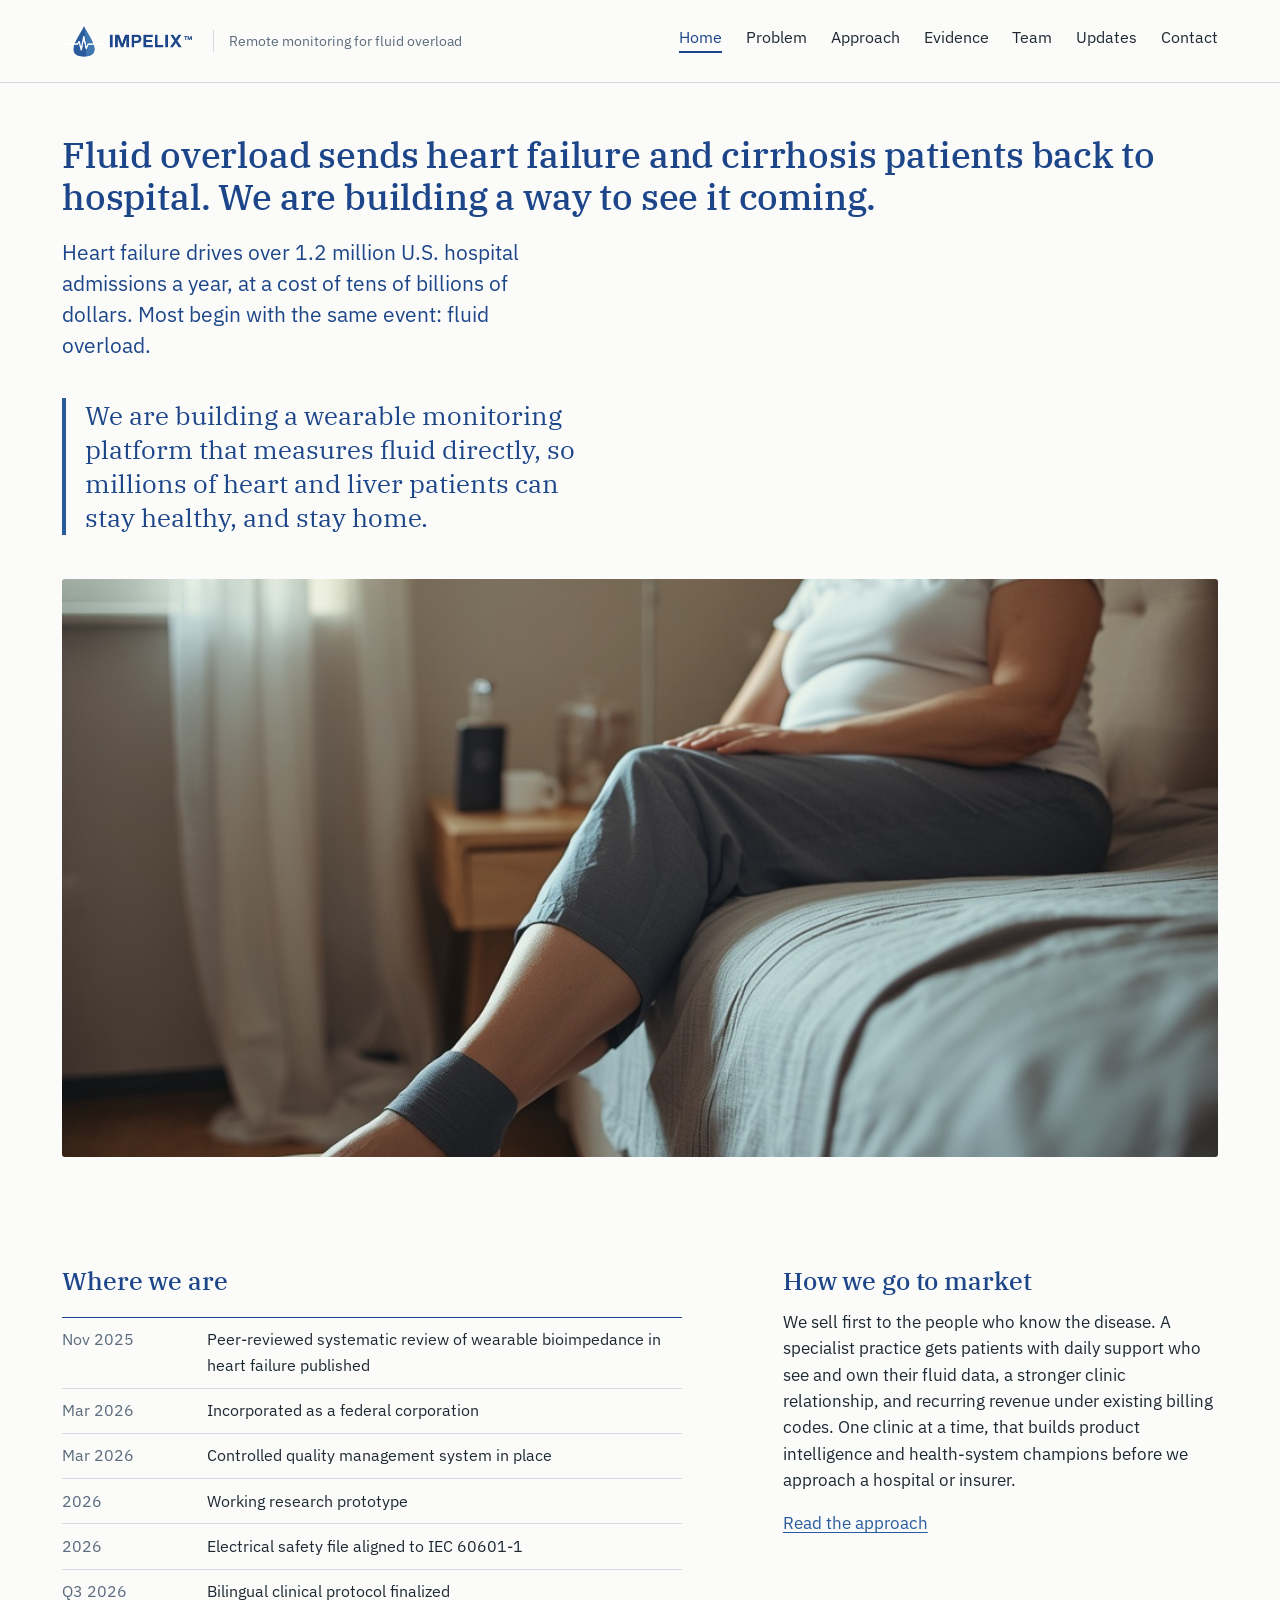
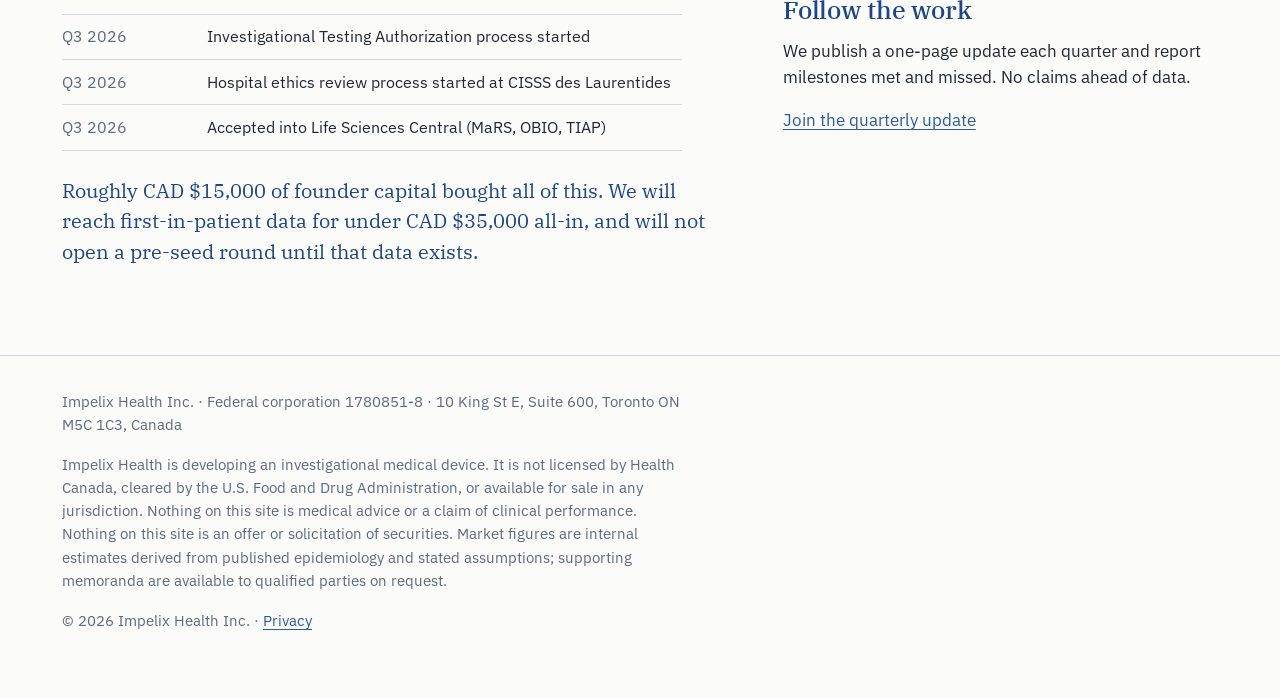
<file: index.html>
<!DOCTYPE html>
<html lang="en-CA">
<head>
<meta charset="utf-8">
<meta name="viewport" content="width=device-width, initial-scale=1">
<title>Home — Impelix Health</title>
<meta name="description" content="Impelix Health is building a remote monitoring platform for fluid overload in heart failure and cirrhosis.">
<meta property="og:title" content="Home — Impelix Health">
<meta property="og:description" content="Impelix Health is building a remote monitoring platform for fluid overload in heart failure and cirrhosis.">
<meta property="og:type" content="website">
<link rel="icon" href="/img/favicon.png" type="image/png">
<link rel="apple-touch-icon" href="/img/apple-touch-icon.png">
<meta name="theme-color" content="#1C4689">
<link rel="preconnect" href="https://fonts.googleapis.com">
<link rel="preconnect" href="https://fonts.gstatic.com" crossorigin>
<link href="https://fonts.googleapis.com/css2?family=IBM+Plex+Sans:wght@400;500&family=IBM+Plex+Serif:wght@400;500&display=swap" rel="stylesheet">
<link rel="canonical" href="https://impelix.health/">
<link rel="stylesheet" href="/css/style.css">
</head>
<body>
<header class="site-header">
  <div class="wrap">
    <a class="brand" href="/"><img src="/img/impelix-lockup.png" alt="Impelix" width="2048" height="668"><span>Remote monitoring for fluid overload</span></a>
    <nav aria-label="Main"><ul><li><a href="/" aria-current="page">Home</a></li><li><a href="/problem">Problem</a></li><li><a href="/approach">Approach</a></li><li><a href="/evidence">Evidence</a></li><li><a href="/team">Team</a></li><li><a href="/updates">Updates</a></li><li><a href="/contact">Contact</a></li></ul></nav>
  </div>
</header>
<main class="wrap">

<h1>Fluid overload sends heart failure and cirrhosis patients back to hospital. We are building a way to see it coming.</h1>

<p class="lede">Heart failure drives over 1.2 million U.S. hospital admissions a year, at a cost of tens of billions of dollars. Most begin with the same event: fluid overload.</p>

<p class="mission">We are building a wearable monitoring platform that measures fluid directly, so millions of heart and liver patients can stay healthy, and stay home.</p>

<figure class="hero">
  <img src="/img/hero-home.jpg" alt="A woman in her sixties sits on the edge of her bed at home, one foot resting on a low stool, a slim band around her ankle." width="1024" height="1024">
</figure>
<div class="two">
<div>
<h2>Where we are</h2>
<div class="ledger">
  <div><span>Nov 2025</span><span>Peer-reviewed systematic review of wearable bioimpedance in heart failure published</span></div>
  <div><span>Mar 2026</span><span>Incorporated as a federal corporation</span></div>
  <div><span>Mar 2026</span><span>Controlled quality management system in place</span></div>
  <div><span>2026</span><span>Working research prototype</span></div>
  <div><span>2026</span><span>Electrical safety file aligned to IEC 60601-1</span></div>
  <div><span>Q3 2026</span><span>Bilingual clinical protocol finalized</span></div>
  <div><span>Q3 2026</span><span>Investigational Testing Authorization process started</span></div>
  <div><span>Q3 2026</span><span>Hospital ethics review process started at CISSS des Laurentides</span></div>
  <div><span>Q3 2026</span><span>Accepted into Life Sciences Central (MaRS, OBIO, TIAP)</span></div>
</div>
<p class="ledger-foot">Roughly CAD $15,000 of founder capital bought all of this. We will reach first-in-patient data for under CAD $35,000 all-in, and will not open a pre-seed round until that data exists.</p>
</div>
<div>
<h2>How we go to market</h2>
<p>We sell first to the people who know the disease. A specialist practice gets patients with daily support who see and own their fluid data, a stronger clinic relationship, and recurring revenue under existing billing codes. One clinic at a time, that builds product intelligence and health-system champions before we approach a hospital or insurer.</p>
<p><a href="/approach">Read the approach</a></p>
<h2>Follow the work</h2>
<p>We publish a one-page update each quarter and report milestones met and missed. No claims ahead of data.</p>
<p><a href="/contact">Join the quarterly update</a></p>
</div>
</div>

</main>
<footer class="site-footer">
  <div class="wrap">
    <p>Impelix Health Inc. · Federal corporation 1780851-8 · 10 King St E, Suite 600, Toronto ON M5C 1C3, Canada</p>
    <p class="legal">Impelix Health is developing an investigational medical device. It is not licensed by Health Canada, cleared by the U.S. Food and Drug Administration, or available for sale in any jurisdiction. Nothing on this site is medical advice or a claim of clinical performance. Nothing on this site is an offer or solicitation of securities. Market figures are internal estimates derived from published epidemiology and stated assumptions; supporting memoranda are available to qualified parties on request.</p>
    <p class="legal">© 2026 Impelix Health Inc. · <a href="/privacy">Privacy</a></p>
  </div>
</footer>
</body>
</html>
</file>
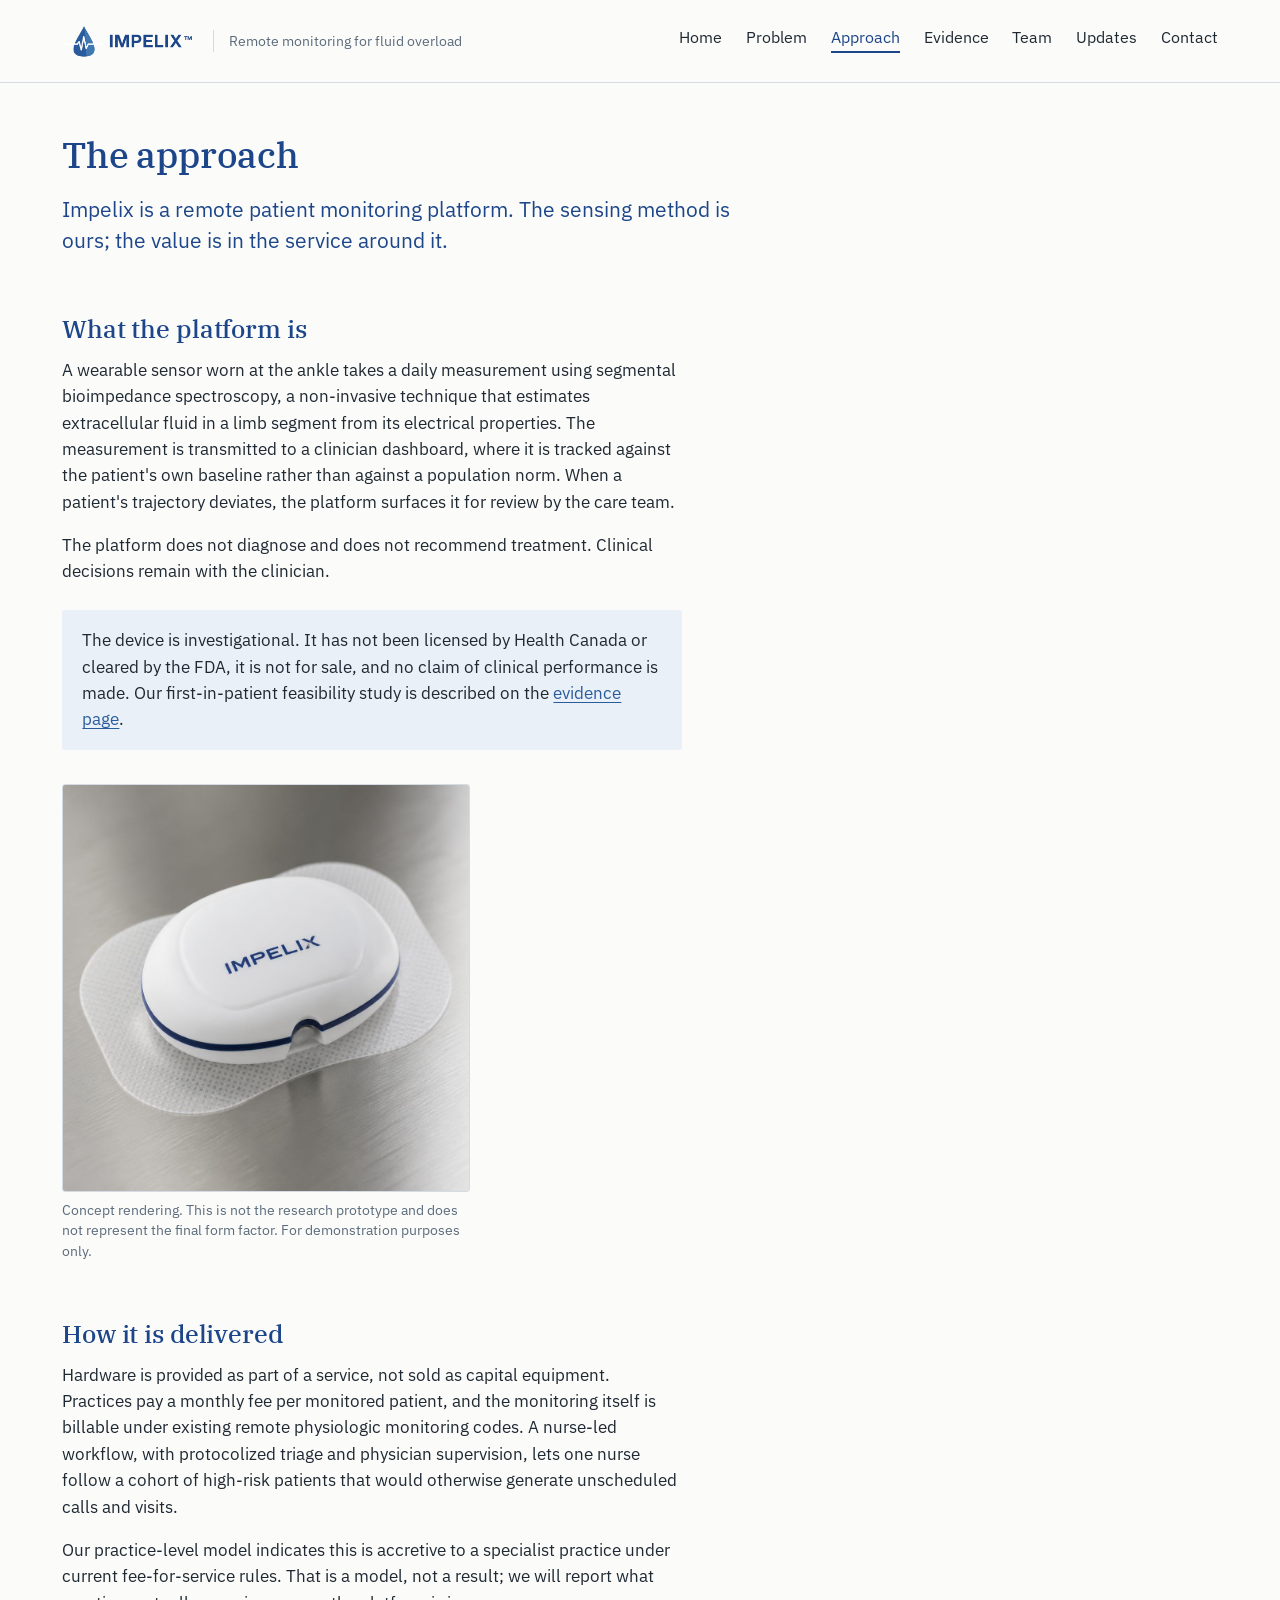
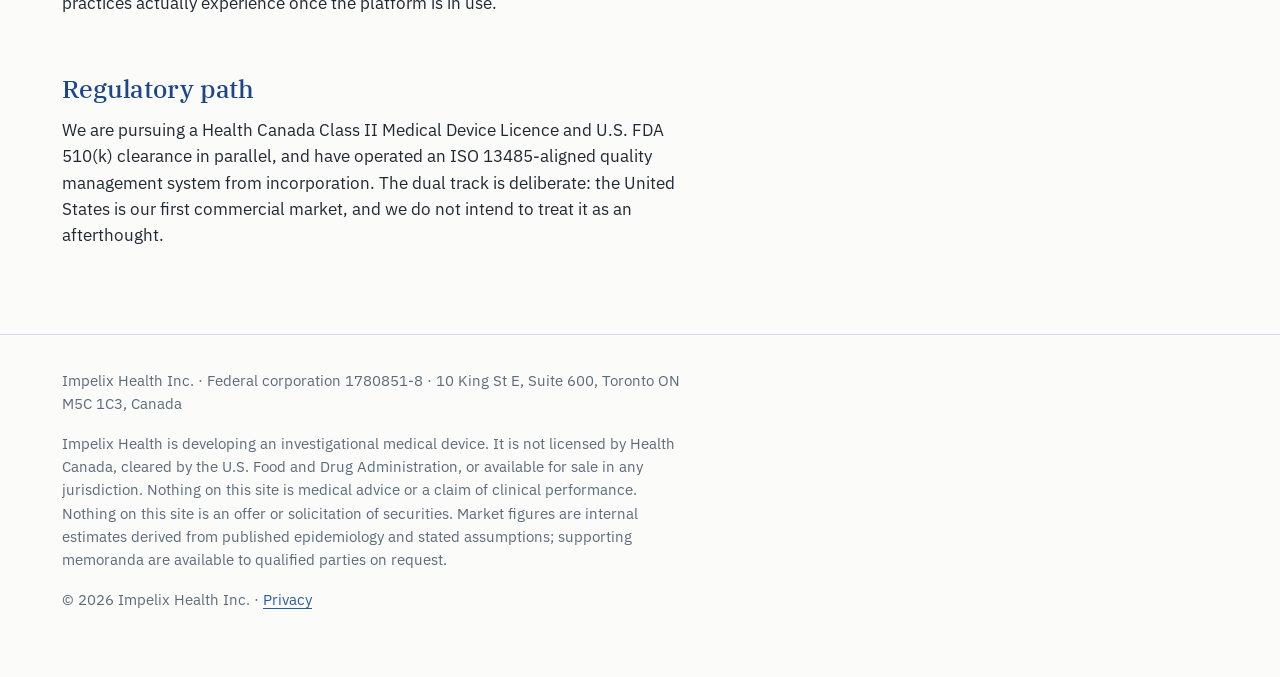
<file: approach.html>
<!DOCTYPE html>
<html lang="en-CA">
<head>
<meta charset="utf-8">
<meta name="viewport" content="width=device-width, initial-scale=1">
<title>Approach — Impelix Health</title>
<meta name="description" content="How the Impelix platform works, at the level of published science, and how it reaches patients.">
<meta property="og:title" content="Approach — Impelix Health">
<meta property="og:description" content="How the Impelix platform works, at the level of published science, and how it reaches patients.">
<meta property="og:type" content="website">
<link rel="icon" href="/img/favicon.png" type="image/png">
<link rel="apple-touch-icon" href="/img/apple-touch-icon.png">
<meta name="theme-color" content="#1C4689">
<link rel="preconnect" href="https://fonts.googleapis.com">
<link rel="preconnect" href="https://fonts.gstatic.com" crossorigin>
<link href="https://fonts.googleapis.com/css2?family=IBM+Plex+Sans:wght@400;500&family=IBM+Plex+Serif:wght@400;500&display=swap" rel="stylesheet">
<link rel="canonical" href="https://impelix.health/approach">
<link rel="stylesheet" href="/css/style.css">
</head>
<body>
<header class="site-header">
  <div class="wrap">
    <a class="brand" href="/"><img src="/img/impelix-lockup.png" alt="Impelix" width="2048" height="668"><span>Remote monitoring for fluid overload</span></a>
    <nav aria-label="Main"><ul><li><a href="/">Home</a></li><li><a href="/problem">Problem</a></li><li><a href="/approach" aria-current="page">Approach</a></li><li><a href="/evidence">Evidence</a></li><li><a href="/team">Team</a></li><li><a href="/updates">Updates</a></li><li><a href="/contact">Contact</a></li></ul></nav>
  </div>
</header>
<main class="wrap">

<h1>The approach</h1>
<p class="lede wide">Impelix is a remote patient monitoring platform. The sensing method is ours; the value is in the service around it.</p>

<h2>What the platform is</h2>
<p>A wearable sensor worn at the ankle takes a daily measurement using segmental bioimpedance spectroscopy, a non-invasive technique that estimates extracellular fluid in a limb segment from its electrical properties. The measurement is transmitted to a clinician dashboard, where it is tracked against the patient's own baseline rather than against a population norm. When a patient's trajectory deviates, the platform surfaces it for review by the care team.</p>
<p>The platform does not diagnose and does not recommend treatment. Clinical decisions remain with the clinician.</p>

<div class="status">
<p>The device is investigational. It has not been licensed by Health Canada or cleared by the FDA, it is not for sale, and no claim of clinical performance is made. Our first-in-patient feasibility study is described on the <a href="/evidence">evidence page</a>.</p>
</div>

<figure class="device">
  <img src="/img/device-concept.jpg" alt="Concept rendering of a small white sensor module on an adhesive patch." width="1024" height="1024">
  <figcaption>Concept rendering. This is not the research prototype and does not represent the final form factor. For demonstration purposes only.</figcaption>
</figure>
<h2>How it is delivered</h2>
<p>Hardware is provided as part of a service, not sold as capital equipment. Practices pay a monthly fee per monitored patient, and the monitoring itself is billable under existing remote physiologic monitoring codes. A nurse-led workflow, with protocolized triage and physician supervision, lets one nurse follow a cohort of high-risk patients that would otherwise generate unscheduled calls and visits.</p>
<p>Our practice-level model indicates this is accretive to a specialist practice under current fee-for-service rules. That is a model, not a result; we will report what practices actually experience once the platform is in use.</p>

<h2>Regulatory path</h2>
<p>We are pursuing a Health Canada Class II Medical Device Licence and U.S. FDA 510(k) clearance in parallel, and have operated an ISO 13485-aligned quality management system from incorporation. The dual track is deliberate: the United States is our first commercial market, and we do not intend to treat it as an afterthought.</p>

</main>
<footer class="site-footer">
  <div class="wrap">
    <p>Impelix Health Inc. · Federal corporation 1780851-8 · 10 King St E, Suite 600, Toronto ON M5C 1C3, Canada</p>
    <p class="legal">Impelix Health is developing an investigational medical device. It is not licensed by Health Canada, cleared by the U.S. Food and Drug Administration, or available for sale in any jurisdiction. Nothing on this site is medical advice or a claim of clinical performance. Nothing on this site is an offer or solicitation of securities. Market figures are internal estimates derived from published epidemiology and stated assumptions; supporting memoranda are available to qualified parties on request.</p>
    <p class="legal">© 2026 Impelix Health Inc. · <a href="/privacy">Privacy</a></p>
  </div>
</footer>
</body>
</html>
</file>
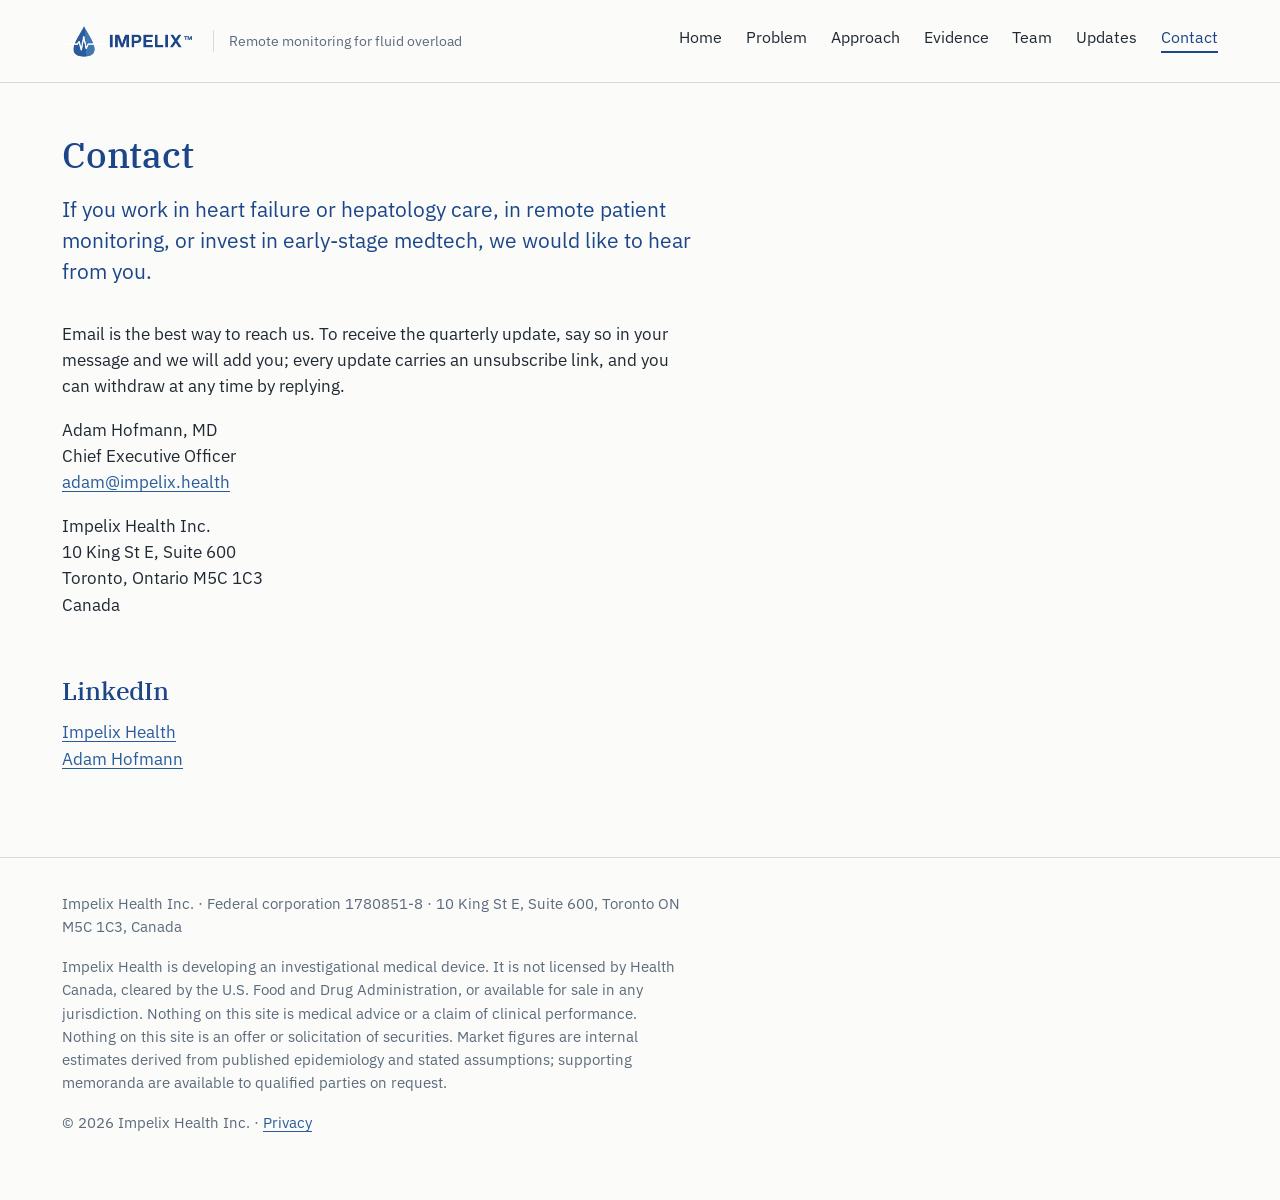
<file: contact.html>
<!DOCTYPE html>
<html lang="en-CA">
<head>
<meta charset="utf-8">
<meta name="viewport" content="width=device-width, initial-scale=1">
<title>Contact — Impelix Health</title>
<meta name="description" content="Contact Impelix Health or join the quarterly update list.">
<meta property="og:title" content="Contact — Impelix Health">
<meta property="og:description" content="Contact Impelix Health or join the quarterly update list.">
<meta property="og:type" content="website">
<link rel="icon" href="/img/favicon.png" type="image/png">
<link rel="apple-touch-icon" href="/img/apple-touch-icon.png">
<meta name="theme-color" content="#1C4689">
<link rel="preconnect" href="https://fonts.googleapis.com">
<link rel="preconnect" href="https://fonts.gstatic.com" crossorigin>
<link href="https://fonts.googleapis.com/css2?family=IBM+Plex+Sans:wght@400;500&family=IBM+Plex+Serif:wght@400;500&display=swap" rel="stylesheet">
<link rel="canonical" href="https://impelix.health/contact">
<link rel="stylesheet" href="/css/style.css">
</head>
<body>
<header class="site-header">
  <div class="wrap">
    <a class="brand" href="/"><img src="/img/impelix-lockup.png" alt="Impelix" width="2048" height="668"><span>Remote monitoring for fluid overload</span></a>
    <nav aria-label="Main"><ul><li><a href="/">Home</a></li><li><a href="/problem">Problem</a></li><li><a href="/approach">Approach</a></li><li><a href="/evidence">Evidence</a></li><li><a href="/team">Team</a></li><li><a href="/updates">Updates</a></li><li><a href="/contact" aria-current="page">Contact</a></li></ul></nav>
  </div>
</header>
<main class="wrap">

<h1>Contact</h1>
<p class="lede wide">If you work in heart failure or hepatology care, in remote patient monitoring, or invest in early-stage medtech, we would like to hear from you.</p>
<p>Email is the best way to reach us. To receive the quarterly update, say so in your message and we will add you; every update carries an unsubscribe link, and you can withdraw at any time by replying.</p>

<p>Adam Hofmann, MD<br>Chief Executive Officer<br><a href="mailto:adam@impelix.health">adam@impelix.health</a></p>
<p>Impelix Health Inc.<br>10 King St E, Suite 600<br>Toronto, Ontario M5C 1C3<br>Canada</p>

<h2>LinkedIn</h2>
<p><a href="https://www.linkedin.com/company/impelix-health" rel="noopener">Impelix Health</a><br>
<a href="https://www.linkedin.com/in/adam-hofmann/" rel="noopener">Adam Hofmann</a></p>

</main>
<footer class="site-footer">
  <div class="wrap">
    <p>Impelix Health Inc. · Federal corporation 1780851-8 · 10 King St E, Suite 600, Toronto ON M5C 1C3, Canada</p>
    <p class="legal">Impelix Health is developing an investigational medical device. It is not licensed by Health Canada, cleared by the U.S. Food and Drug Administration, or available for sale in any jurisdiction. Nothing on this site is medical advice or a claim of clinical performance. Nothing on this site is an offer or solicitation of securities. Market figures are internal estimates derived from published epidemiology and stated assumptions; supporting memoranda are available to qualified parties on request.</p>
    <p class="legal">© 2026 Impelix Health Inc. · <a href="/privacy">Privacy</a></p>
  </div>
</footer>
</body>
</html>
</file>
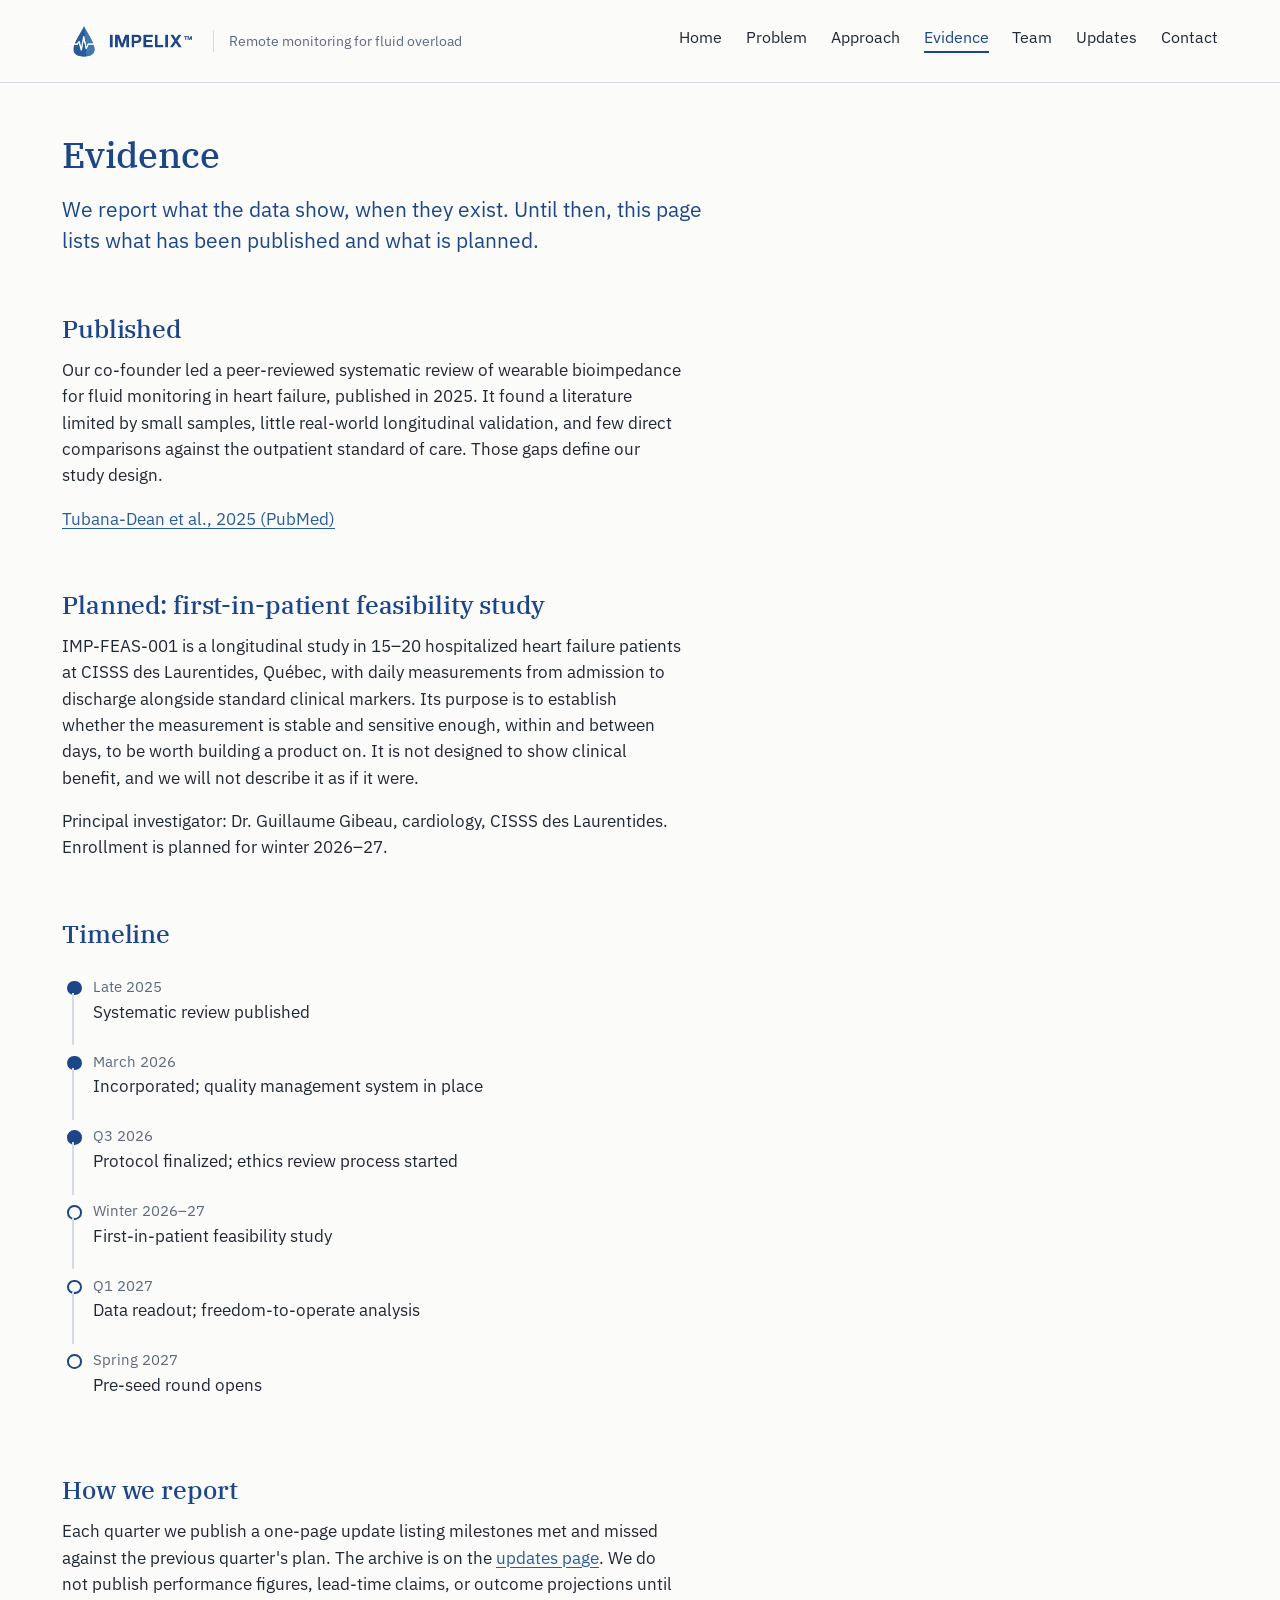
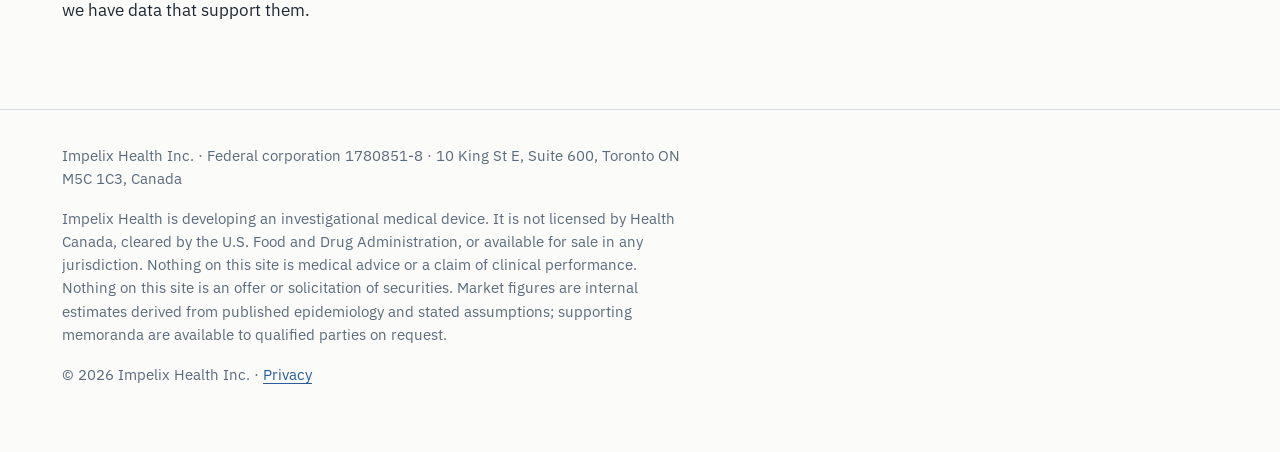
<file: evidence.html>
<!DOCTYPE html>
<html lang="en-CA">
<head>
<meta charset="utf-8">
<meta name="viewport" content="width=device-width, initial-scale=1">
<title>Evidence — Impelix Health</title>
<meta name="description" content="Published work, the first-in-patient feasibility study, and how Impelix reports progress.">
<meta property="og:title" content="Evidence — Impelix Health">
<meta property="og:description" content="Published work, the first-in-patient feasibility study, and how Impelix reports progress.">
<meta property="og:type" content="website">
<link rel="icon" href="/img/favicon.png" type="image/png">
<link rel="apple-touch-icon" href="/img/apple-touch-icon.png">
<meta name="theme-color" content="#1C4689">
<link rel="preconnect" href="https://fonts.googleapis.com">
<link rel="preconnect" href="https://fonts.gstatic.com" crossorigin>
<link href="https://fonts.googleapis.com/css2?family=IBM+Plex+Sans:wght@400;500&family=IBM+Plex+Serif:wght@400;500&display=swap" rel="stylesheet">
<link rel="canonical" href="https://impelix.health/evidence">
<link rel="stylesheet" href="/css/style.css">
</head>
<body>
<header class="site-header">
  <div class="wrap">
    <a class="brand" href="/"><img src="/img/impelix-lockup.png" alt="Impelix" width="2048" height="668"><span>Remote monitoring for fluid overload</span></a>
    <nav aria-label="Main"><ul><li><a href="/">Home</a></li><li><a href="/problem">Problem</a></li><li><a href="/approach">Approach</a></li><li><a href="/evidence" aria-current="page">Evidence</a></li><li><a href="/team">Team</a></li><li><a href="/updates">Updates</a></li><li><a href="/contact">Contact</a></li></ul></nav>
  </div>
</header>
<main class="wrap">

<h1>Evidence</h1>
<p class="lede wide">We report what the data show, when they exist. Until then, this page lists what has been published and what is planned.</p>

<h2>Published</h2>
<p>Our co-founder led a peer-reviewed systematic review of wearable bioimpedance for fluid monitoring in heart failure, published in 2025. It found a literature limited by small samples, little real-world longitudinal validation, and few direct comparisons against the outpatient standard of care. Those gaps define our study design.</p>
<p><a href="https://pubmed.ncbi.nlm.nih.gov/41218283/">Tubana-Dean et al., 2025 (PubMed)</a></p>

<h2>Planned: first-in-patient feasibility study</h2>
<p>IMP-FEAS-001 is a longitudinal study in 15–20 hospitalized heart failure patients at CISSS des Laurentides, Québec, with daily measurements from admission to discharge alongside standard clinical markers. Its purpose is to establish whether the measurement is stable and sensitive enough, within and between days, to be worth building a product on. It is not designed to show clinical benefit, and we will not describe it as if it were.</p>
<p>Principal investigator: Dr. Guillaume Gibeau, cardiology, CISSS des Laurentides. Enrollment is planned for winter 2026–27.</p>

<h2>Timeline</h2>
<ul class="timeline">
  <li class="done"><time>Late 2025</time>Systematic review published</li>
  <li class="done"><time>March 2026</time>Incorporated; quality management system in place</li>
  <li class="done"><time>Q3 2026</time>Protocol finalized; ethics review process started</li>
  <li><time>Winter 2026–27</time>First-in-patient feasibility study</li>
  <li><time>Q1 2027</time>Data readout; freedom-to-operate analysis</li>
  <li><time>Spring 2027</time>Pre-seed round opens</li>
</ul>

<h2>How we report</h2>
<p>Each quarter we publish a one-page update listing milestones met and missed against the previous quarter's plan. The archive is on the <a href="/updates">updates page</a>. We do not publish performance figures, lead-time claims, or outcome projections until we have data that support them.</p>

</main>
<footer class="site-footer">
  <div class="wrap">
    <p>Impelix Health Inc. · Federal corporation 1780851-8 · 10 King St E, Suite 600, Toronto ON M5C 1C3, Canada</p>
    <p class="legal">Impelix Health is developing an investigational medical device. It is not licensed by Health Canada, cleared by the U.S. Food and Drug Administration, or available for sale in any jurisdiction. Nothing on this site is medical advice or a claim of clinical performance. Nothing on this site is an offer or solicitation of securities. Market figures are internal estimates derived from published epidemiology and stated assumptions; supporting memoranda are available to qualified parties on request.</p>
    <p class="legal">© 2026 Impelix Health Inc. · <a href="/privacy">Privacy</a></p>
  </div>
</footer>
</body>
</html>
</file>
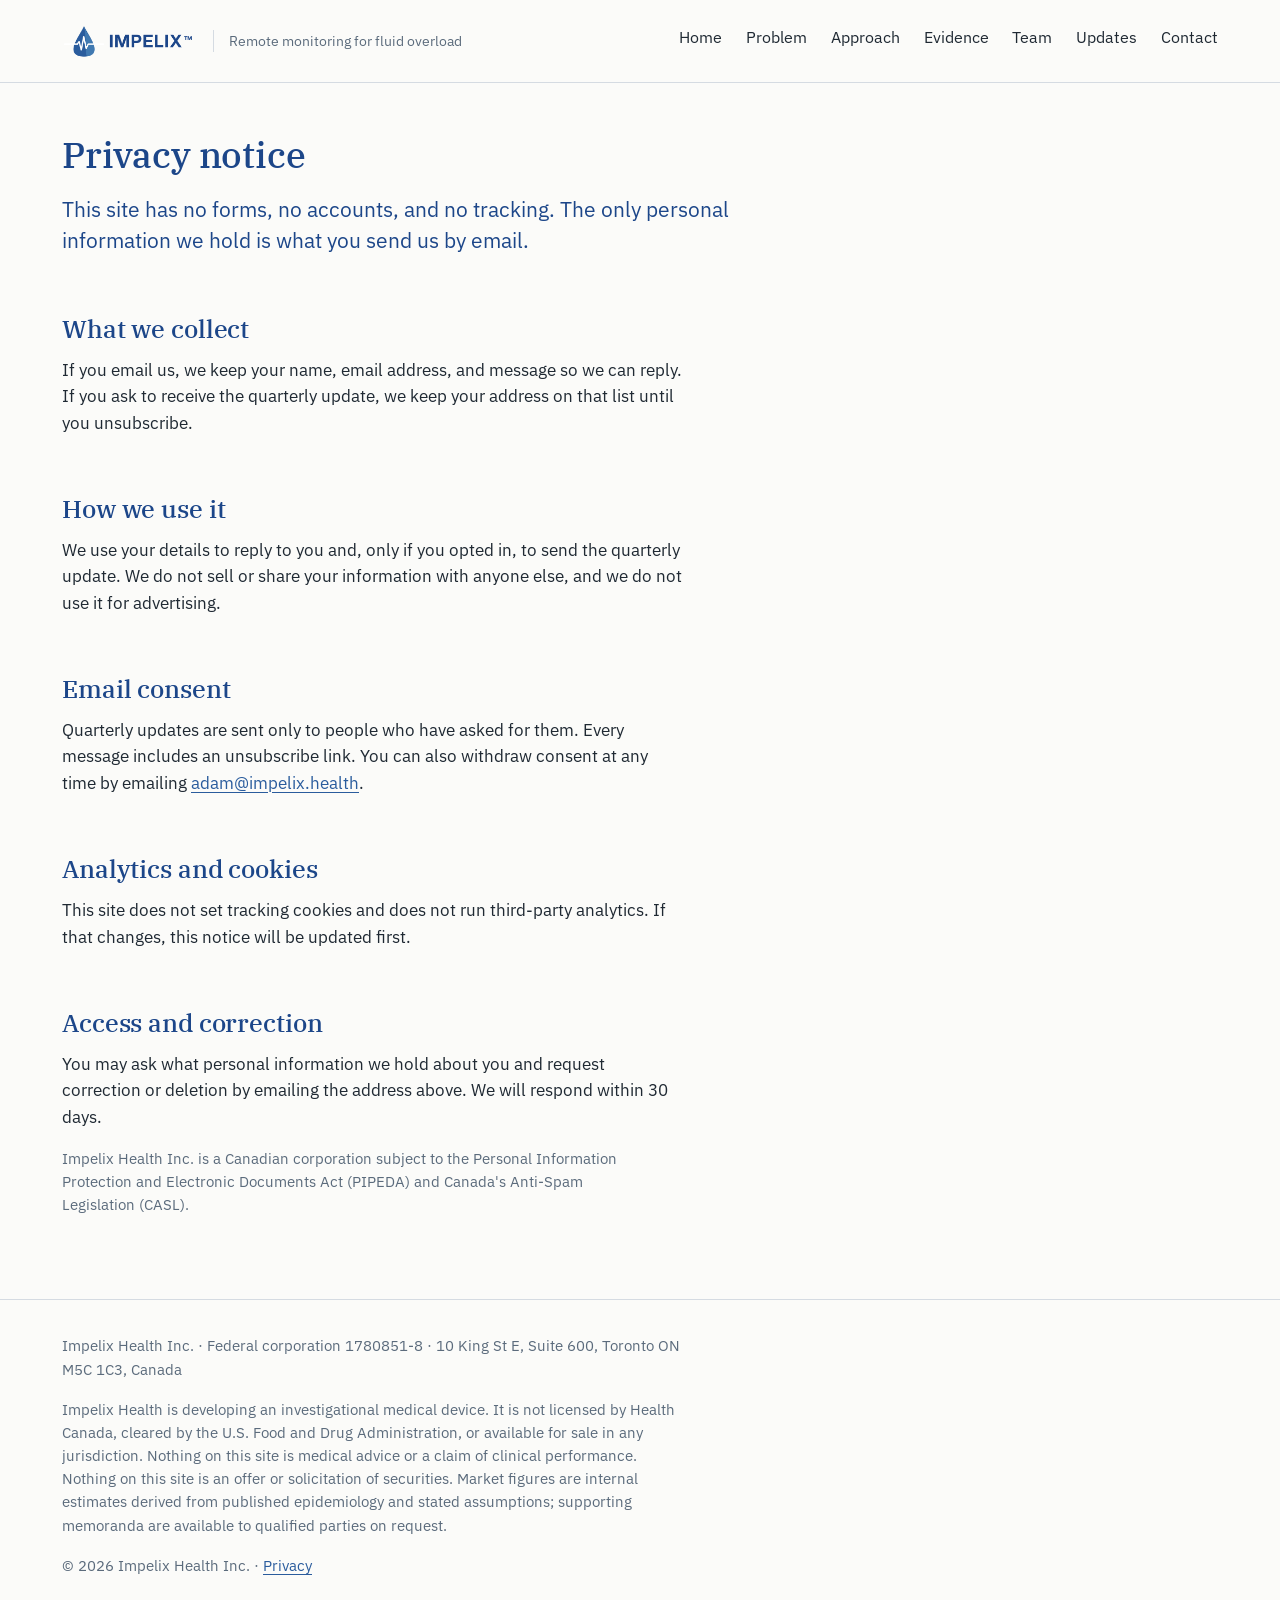
<file: privacy.html>
<!DOCTYPE html>
<html lang="en-CA">
<head>
<meta charset="utf-8">
<meta name="viewport" content="width=device-width, initial-scale=1">
<title>Privacy — Impelix Health</title>
<meta name="description" content="Privacy notice for the Impelix Health website.">
<meta property="og:title" content="Privacy — Impelix Health">
<meta property="og:description" content="Privacy notice for the Impelix Health website.">
<meta property="og:type" content="website">
<link rel="icon" href="/img/favicon.png" type="image/png">
<link rel="apple-touch-icon" href="/img/apple-touch-icon.png">
<meta name="theme-color" content="#1C4689">
<link rel="preconnect" href="https://fonts.googleapis.com">
<link rel="preconnect" href="https://fonts.gstatic.com" crossorigin>
<link href="https://fonts.googleapis.com/css2?family=IBM+Plex+Sans:wght@400;500&family=IBM+Plex+Serif:wght@400;500&display=swap" rel="stylesheet">
<link rel="canonical" href="https://impelix.health/privacy">
<link rel="stylesheet" href="/css/style.css">
</head>
<body>
<header class="site-header">
  <div class="wrap">
    <a class="brand" href="/"><img src="/img/impelix-lockup.png" alt="Impelix" width="2048" height="668"><span>Remote monitoring for fluid overload</span></a>
    <nav aria-label="Main"><ul><li><a href="/">Home</a></li><li><a href="/problem">Problem</a></li><li><a href="/approach">Approach</a></li><li><a href="/evidence">Evidence</a></li><li><a href="/team">Team</a></li><li><a href="/updates">Updates</a></li><li><a href="/contact">Contact</a></li></ul></nav>
  </div>
</header>
<main class="wrap">

<h1>Privacy notice</h1>
<p class="lede wide">This site has no forms, no accounts, and no tracking. The only personal information we hold is what you send us by email.</p>
<h2>What we collect</h2>
<p>If you email us, we keep your name, email address, and message so we can reply. If you ask to receive the quarterly update, we keep your address on that list until you unsubscribe.</p>
<h2>How we use it</h2>
<p>We use your details to reply to you and, only if you opted in, to send the quarterly update. We do not sell or share your information with anyone else, and we do not use it for advertising.</p>
<h2>Email consent</h2>
<p>Quarterly updates are sent only to people who have asked for them. Every message includes an unsubscribe link. You can also withdraw consent at any time by emailing <a href="mailto:adam@impelix.health">adam@impelix.health</a>.</p>
<h2>Analytics and cookies</h2>
<p>This site does not set tracking cookies and does not run third-party analytics. If that changes, this notice will be updated first.</p>
<h2>Access and correction</h2>
<p>You may ask what personal information we hold about you and request correction or deletion by emailing the address above. We will respond within 30 days.</p>
<p class="note">Impelix Health Inc. is a Canadian corporation subject to the Personal Information Protection and Electronic Documents Act (PIPEDA) and Canada's Anti-Spam Legislation (CASL).</p>

</main>
<footer class="site-footer">
  <div class="wrap">
    <p>Impelix Health Inc. · Federal corporation 1780851-8 · 10 King St E, Suite 600, Toronto ON M5C 1C3, Canada</p>
    <p class="legal">Impelix Health is developing an investigational medical device. It is not licensed by Health Canada, cleared by the U.S. Food and Drug Administration, or available for sale in any jurisdiction. Nothing on this site is medical advice or a claim of clinical performance. Nothing on this site is an offer or solicitation of securities. Market figures are internal estimates derived from published epidemiology and stated assumptions; supporting memoranda are available to qualified parties on request.</p>
    <p class="legal">© 2026 Impelix Health Inc. · <a href="/privacy">Privacy</a></p>
  </div>
</footer>
</body>
</html>
</file>
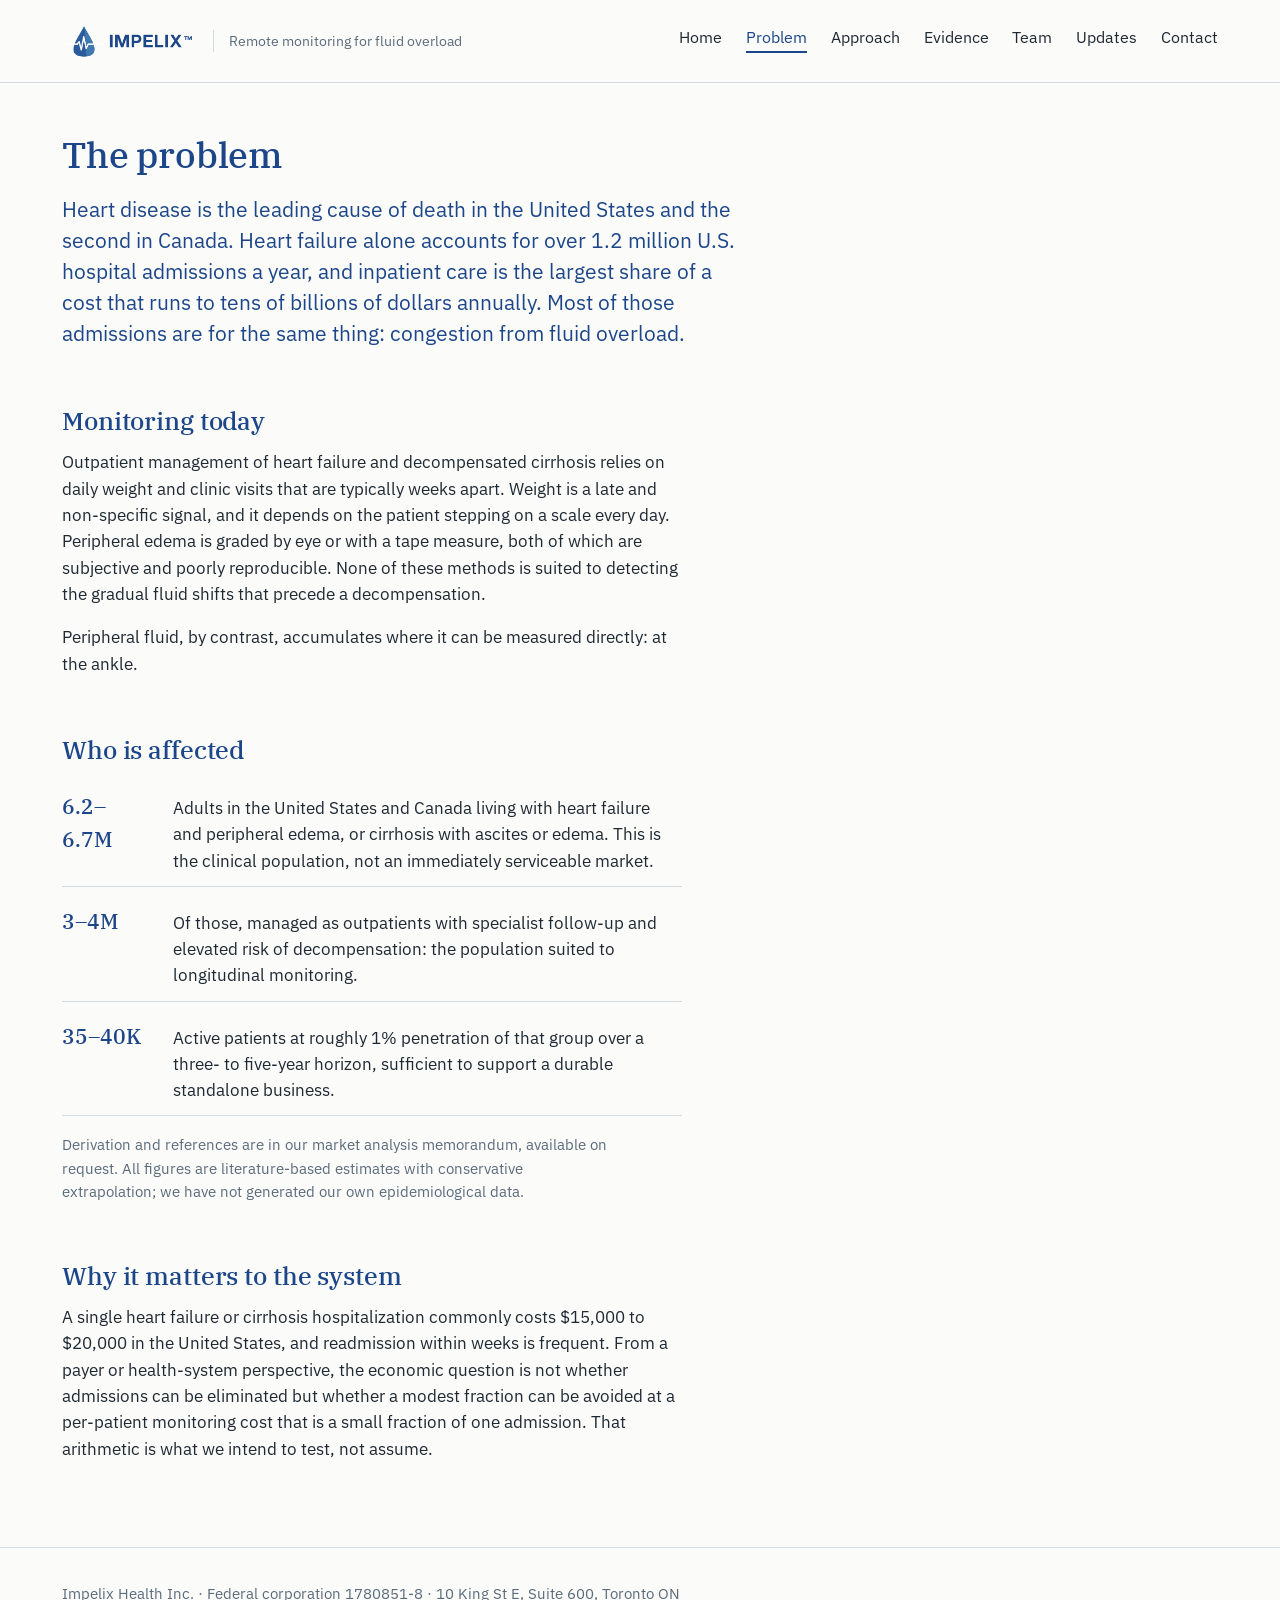
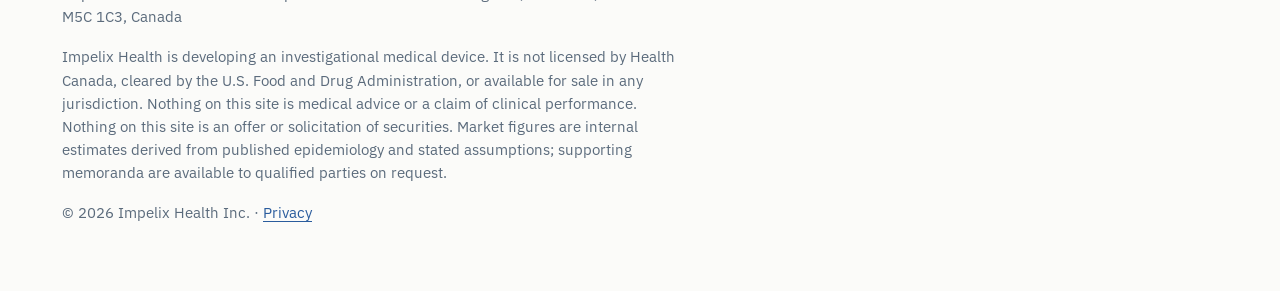
<file: problem.html>
<!DOCTYPE html>
<html lang="en-CA">
<head>
<meta charset="utf-8">
<meta name="viewport" content="width=device-width, initial-scale=1">
<title>Problem — Impelix Health</title>
<meta name="description" content="Why fluid overload in heart failure and cirrhosis is a monitoring problem, and how large the affected population is.">
<meta property="og:title" content="Problem — Impelix Health">
<meta property="og:description" content="Why fluid overload in heart failure and cirrhosis is a monitoring problem, and how large the affected population is.">
<meta property="og:type" content="website">
<link rel="icon" href="/img/favicon.png" type="image/png">
<link rel="apple-touch-icon" href="/img/apple-touch-icon.png">
<meta name="theme-color" content="#1C4689">
<link rel="preconnect" href="https://fonts.googleapis.com">
<link rel="preconnect" href="https://fonts.gstatic.com" crossorigin>
<link href="https://fonts.googleapis.com/css2?family=IBM+Plex+Sans:wght@400;500&family=IBM+Plex+Serif:wght@400;500&display=swap" rel="stylesheet">
<link rel="canonical" href="https://impelix.health/problem">
<link rel="stylesheet" href="/css/style.css">
</head>
<body>
<header class="site-header">
  <div class="wrap">
    <a class="brand" href="/"><img src="/img/impelix-lockup.png" alt="Impelix" width="2048" height="668"><span>Remote monitoring for fluid overload</span></a>
    <nav aria-label="Main"><ul><li><a href="/">Home</a></li><li><a href="/problem" aria-current="page">Problem</a></li><li><a href="/approach">Approach</a></li><li><a href="/evidence">Evidence</a></li><li><a href="/team">Team</a></li><li><a href="/updates">Updates</a></li><li><a href="/contact">Contact</a></li></ul></nav>
  </div>
</header>
<main class="wrap">

<h1>The problem</h1>
<p class="lede wide">Heart disease is the leading cause of death in the United States and the second in Canada. Heart failure alone accounts for over 1.2 million U.S. hospital admissions a year, and inpatient care is the largest share of a cost that runs to tens of billions of dollars annually. Most of those admissions are for the same thing: congestion from fluid overload.</p>

<h2>Monitoring today</h2>
<p>Outpatient management of heart failure and decompensated cirrhosis relies on daily weight and clinic visits that are typically weeks apart. Weight is a late and non-specific signal, and it depends on the patient stepping on a scale every day. Peripheral edema is graded by eye or with a tape measure, both of which are subjective and poorly reproducible. None of these methods is suited to detecting the gradual fluid shifts that precede a decompensation.</p>
<p>Peripheral fluid, by contrast, accumulates where it can be measured directly: at the ankle.</p>

<h2>Who is affected</h2>
<ul class="funnel">
  <li><b>6.2–6.7M</b><span>Adults in the United States and Canada living with heart failure and peripheral edema, or cirrhosis with ascites or edema. This is the clinical population, not an immediately serviceable market.</span></li>
  <li><b>3–4M</b><span>Of those, managed as outpatients with specialist follow-up and elevated risk of decompensation: the population suited to longitudinal monitoring.</span></li>
  <li><b>35–40K</b><span>Active patients at roughly 1% penetration of that group over a three- to five-year horizon, sufficient to support a durable standalone business.</span></li>
</ul>
<p class="note">Derivation and references are in our market analysis memorandum, available on request. All figures are literature-based estimates with conservative extrapolation; we have not generated our own epidemiological data.</p>

<h2>Why it matters to the system</h2>
<p>A single heart failure or cirrhosis hospitalization commonly costs $15,000 to $20,000 in the United States, and readmission within weeks is frequent. From a payer or health-system perspective, the economic question is not whether admissions can be eliminated but whether a modest fraction can be avoided at a per-patient monitoring cost that is a small fraction of one admission. That arithmetic is what we intend to test, not assume.</p>

</main>
<footer class="site-footer">
  <div class="wrap">
    <p>Impelix Health Inc. · Federal corporation 1780851-8 · 10 King St E, Suite 600, Toronto ON M5C 1C3, Canada</p>
    <p class="legal">Impelix Health is developing an investigational medical device. It is not licensed by Health Canada, cleared by the U.S. Food and Drug Administration, or available for sale in any jurisdiction. Nothing on this site is medical advice or a claim of clinical performance. Nothing on this site is an offer or solicitation of securities. Market figures are internal estimates derived from published epidemiology and stated assumptions; supporting memoranda are available to qualified parties on request.</p>
    <p class="legal">© 2026 Impelix Health Inc. · <a href="/privacy">Privacy</a></p>
  </div>
</footer>
</body>
</html>
</file>
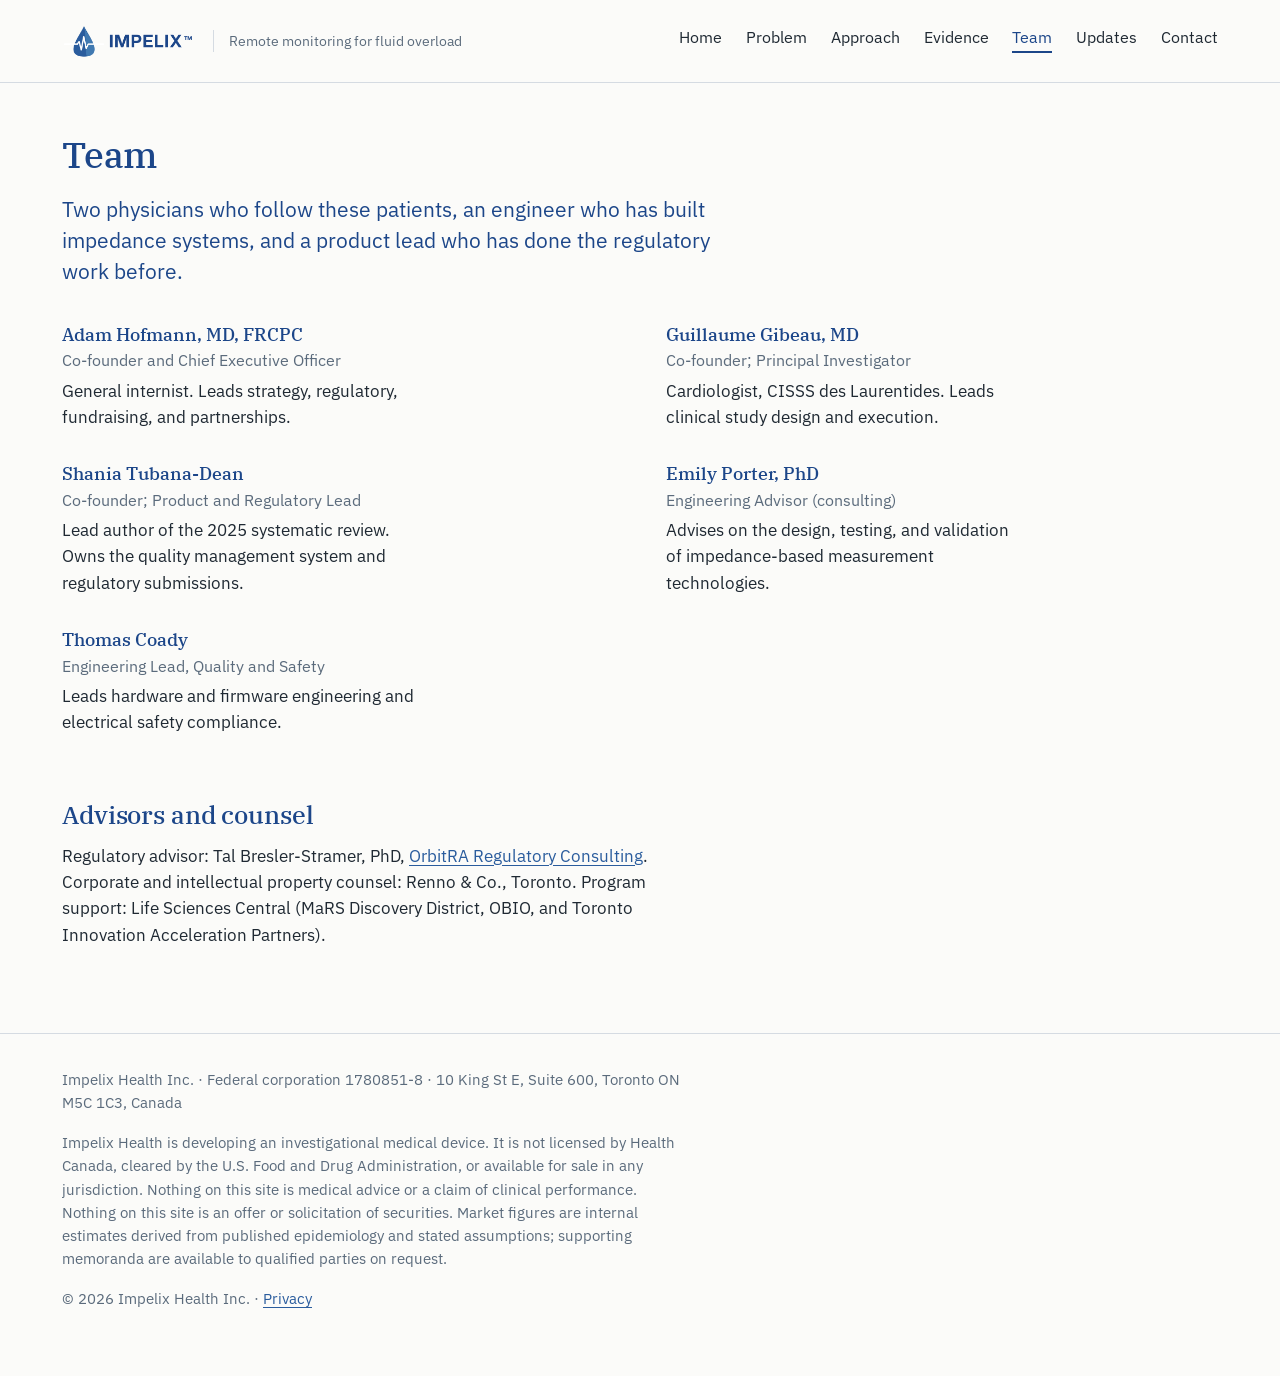
<file: team.html>
<!DOCTYPE html>
<html lang="en-CA">
<head>
<meta charset="utf-8">
<meta name="viewport" content="width=device-width, initial-scale=1">
<title>Team — Impelix Health</title>
<meta name="description" content="The Impelix Health founding team and advisors.">
<meta property="og:title" content="Team — Impelix Health">
<meta property="og:description" content="The Impelix Health founding team and advisors.">
<meta property="og:type" content="website">
<link rel="icon" href="/img/favicon.png" type="image/png">
<link rel="apple-touch-icon" href="/img/apple-touch-icon.png">
<meta name="theme-color" content="#1C4689">
<link rel="preconnect" href="https://fonts.googleapis.com">
<link rel="preconnect" href="https://fonts.gstatic.com" crossorigin>
<link href="https://fonts.googleapis.com/css2?family=IBM+Plex+Sans:wght@400;500&family=IBM+Plex+Serif:wght@400;500&display=swap" rel="stylesheet">
<link rel="canonical" href="https://impelix.health/team">
<link rel="stylesheet" href="/css/style.css">
</head>
<body>
<header class="site-header">
  <div class="wrap">
    <a class="brand" href="/"><img src="/img/impelix-lockup.png" alt="Impelix" width="2048" height="668"><span>Remote monitoring for fluid overload</span></a>
    <nav aria-label="Main"><ul><li><a href="/">Home</a></li><li><a href="/problem">Problem</a></li><li><a href="/approach">Approach</a></li><li><a href="/evidence">Evidence</a></li><li><a href="/team" aria-current="page">Team</a></li><li><a href="/updates">Updates</a></li><li><a href="/contact">Contact</a></li></ul></nav>
  </div>
</header>
<main class="wrap">

<h1>Team</h1>
<p class="lede wide">Two physicians who follow these patients, an engineer who has built impedance systems, and a product lead who has done the regulatory work before.</p>
<ul class="team">
  <li><b>Adam Hofmann, MD, FRCPC</b><span>Co-founder and Chief Executive Officer</span>General internist. Leads strategy, regulatory, fundraising, and partnerships.</li>
  <li><b>Guillaume Gibeau, MD</b><span>Co-founder; Principal Investigator</span>Cardiologist, CISSS des Laurentides. Leads clinical study design and execution.</li>
  <li><b>Shania Tubana-Dean</b><span>Co-founder; Product and Regulatory Lead</span>Lead author of the 2025 systematic review. Owns the quality management system and regulatory submissions.</li>
  <li><b>Emily Porter, PhD</b><span>Engineering Advisor (consulting)</span>Advises on the design, testing, and validation of impedance-based measurement technologies.</li>
  <li><b>Thomas Coady</b><span>Engineering Lead, Quality and Safety</span>Leads hardware and firmware engineering and electrical safety compliance.</li>
</ul>
<h2>Advisors and counsel</h2>
<p>Regulatory advisor: Tal Bresler-Stramer, PhD, <a href="https://www.orbitra.ca">OrbitRA Regulatory Consulting</a>. Corporate and intellectual property counsel: Renno &amp; Co., Toronto. Program support: Life Sciences Central (MaRS Discovery District, OBIO, and Toronto Innovation Acceleration Partners).</p>

</main>
<footer class="site-footer">
  <div class="wrap">
    <p>Impelix Health Inc. · Federal corporation 1780851-8 · 10 King St E, Suite 600, Toronto ON M5C 1C3, Canada</p>
    <p class="legal">Impelix Health is developing an investigational medical device. It is not licensed by Health Canada, cleared by the U.S. Food and Drug Administration, or available for sale in any jurisdiction. Nothing on this site is medical advice or a claim of clinical performance. Nothing on this site is an offer or solicitation of securities. Market figures are internal estimates derived from published epidemiology and stated assumptions; supporting memoranda are available to qualified parties on request.</p>
    <p class="legal">© 2026 Impelix Health Inc. · <a href="/privacy">Privacy</a></p>
  </div>
</footer>
</body>
</html>
</file>
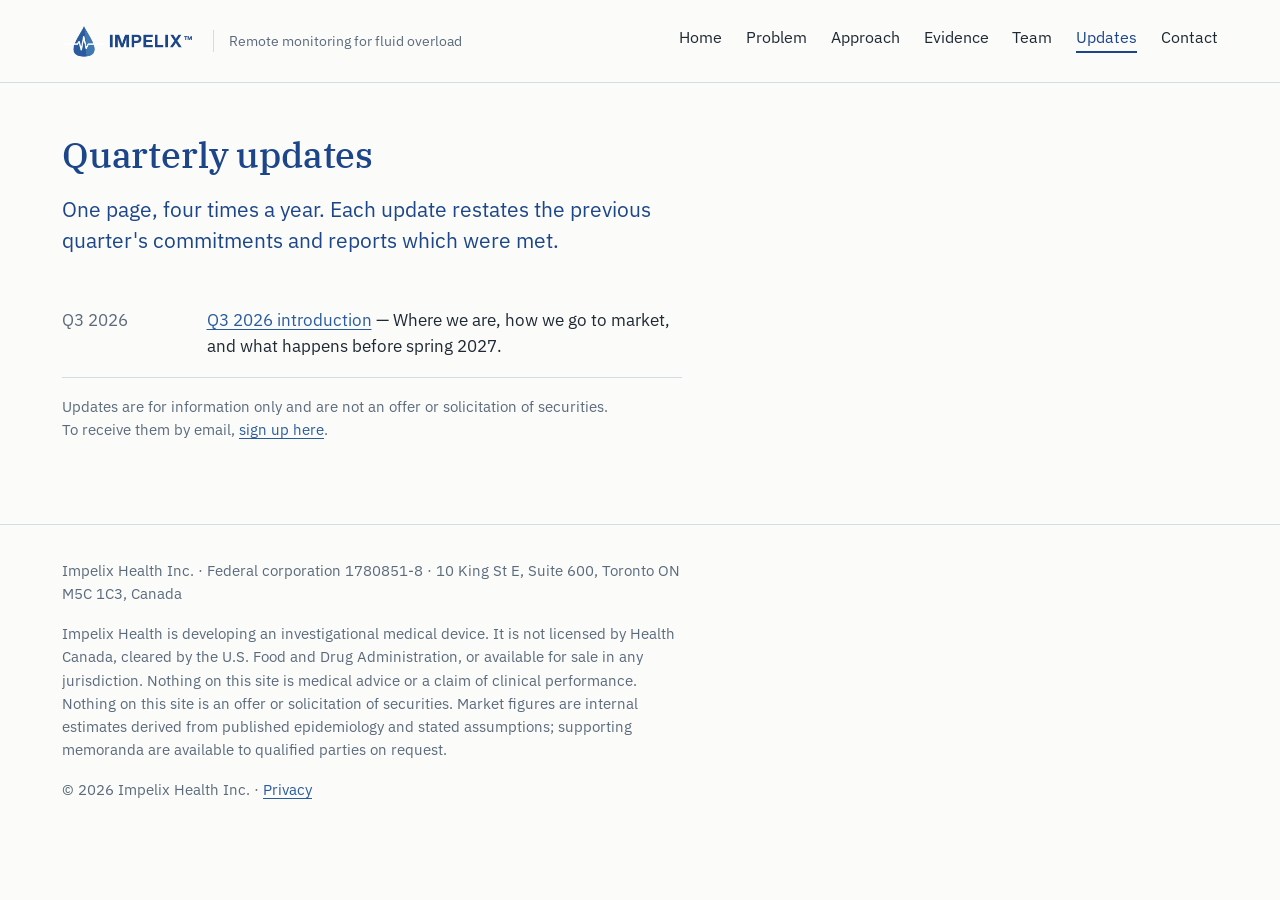
<file: updates.html>
<!DOCTYPE html>
<html lang="en-CA">
<head>
<meta charset="utf-8">
<meta name="viewport" content="width=device-width, initial-scale=1">
<title>Updates — Impelix Health</title>
<meta name="description" content="Quarterly one-page updates from Impelix Health, reporting milestones met and missed.">
<meta property="og:title" content="Updates — Impelix Health">
<meta property="og:description" content="Quarterly one-page updates from Impelix Health, reporting milestones met and missed.">
<meta property="og:type" content="website">
<link rel="icon" href="/img/favicon.png" type="image/png">
<link rel="apple-touch-icon" href="/img/apple-touch-icon.png">
<meta name="theme-color" content="#1C4689">
<link rel="preconnect" href="https://fonts.googleapis.com">
<link rel="preconnect" href="https://fonts.gstatic.com" crossorigin>
<link href="https://fonts.googleapis.com/css2?family=IBM+Plex+Sans:wght@400;500&family=IBM+Plex+Serif:wght@400;500&display=swap" rel="stylesheet">
<link rel="canonical" href="https://impelix.health/updates">
<link rel="stylesheet" href="/css/style.css">
</head>
<body>
<header class="site-header">
  <div class="wrap">
    <a class="brand" href="/"><img src="/img/impelix-lockup.png" alt="Impelix" width="2048" height="668"><span>Remote monitoring for fluid overload</span></a>
    <nav aria-label="Main"><ul><li><a href="/">Home</a></li><li><a href="/problem">Problem</a></li><li><a href="/approach">Approach</a></li><li><a href="/evidence">Evidence</a></li><li><a href="/team">Team</a></li><li><a href="/updates" aria-current="page">Updates</a></li><li><a href="/contact">Contact</a></li></ul></nav>
  </div>
</header>
<main class="wrap">

<h1>Quarterly updates</h1>
<p class="lede wide">One page, four times a year. Each update restates the previous quarter's commitments and reports which were met.</p>
<ul class="updates">
  <li><time>Q3 2026</time><span><a href="/updates/2026-Q3-Impelix-Update.pdf">Q3 2026 introduction</a> — Where we are, how we go to market, and what happens before spring 2027.</span></li>
</ul>
<p class="note">Updates are for information only and are not an offer or solicitation of securities. To receive them by email, <a href="/contact">sign up here</a>.</p>

</main>
<footer class="site-footer">
  <div class="wrap">
    <p>Impelix Health Inc. · Federal corporation 1780851-8 · 10 King St E, Suite 600, Toronto ON M5C 1C3, Canada</p>
    <p class="legal">Impelix Health is developing an investigational medical device. It is not licensed by Health Canada, cleared by the U.S. Food and Drug Administration, or available for sale in any jurisdiction. Nothing on this site is medical advice or a claim of clinical performance. Nothing on this site is an offer or solicitation of securities. Market figures are internal estimates derived from published epidemiology and stated assumptions; supporting memoranda are available to qualified parties on request.</p>
    <p class="legal">© 2026 Impelix Health Inc. · <a href="/privacy">Privacy</a></p>
  </div>
</footer>
</body>
</html>
</file>
<file: css/style.css>
/* Impelix Health — site styles */
:root{
  --navy:#1C4689;
  --ink:#1F2933;
  --slate:#5B6B7C;
  --line:#D5DBE2;
  --paper:#FBFBF9;
  --wash:#EAF0F7;
  --teal:#2A5C9D;
  --measure:62ch;
}
*{box-sizing:border-box}
html{font-size:17px;-webkit-text-size-adjust:100%}
body{margin:0;background:var(--paper);color:var(--ink);
  font-family:"IBM Plex Sans",system-ui,-apple-system,"Segoe UI",sans-serif;
  line-height:1.55}
a{color:var(--teal);text-decoration-thickness:1px;text-underline-offset:3px}
a:focus-visible,button:focus-visible,input:focus-visible,textarea:focus-visible{
  outline:2px solid var(--teal);outline-offset:3px}
h1,h2,h3{font-family:"IBM Plex Serif",Georgia,serif;font-weight:500;line-height:1.2;
  color:var(--navy);margin:0 0 .5em;letter-spacing:-.005em}
h1{font-size:2.1rem}
h2{font-size:1.45rem;margin-top:2.4em}
h3{font-size:1.1rem;margin-top:1.6em}
p,ul,ol,dl{max-width:var(--measure);margin:0 0 1em}
ul,ol{padding-left:1.2em}
li{margin-bottom:.35em}
small,.note{font-size:.88rem;color:var(--slate)}
hr{border:0;border-top:1px solid var(--line);margin:2.5rem 0}

/* header */
.site-header{border-bottom:1px solid var(--line);background:var(--paper)}
.site-header .wrap{display:flex;align-items:center;justify-content:space-between;
  flex-wrap:wrap;gap:.6rem 2rem;padding:1.1rem 0}
.brand{display:inline-flex;align-items:center;gap:.9rem;text-decoration:none}
.brand img{height:2.6rem;width:auto;display:block}
.brand span{color:var(--slate);font-size:.85rem;padding-left:.9rem;border-left:1px solid var(--line)}
@media(max-width:560px){.brand span{display:none}}
nav ul{list-style:none;margin:0;padding:0;display:flex;flex-wrap:wrap;gap:.2rem 1.4rem;max-width:none}
nav a{color:var(--ink);text-decoration:none;font-size:.95rem;padding:.2rem 0;
  border-bottom:2px solid transparent}
nav a[aria-current="page"]{border-bottom-color:var(--navy);color:var(--navy)}
nav a:hover{border-bottom-color:var(--line)}

/* layout */
.wrap{width:min(100% - 2.5rem, 68rem);margin-inline:auto}
main{padding:3rem 0 4rem}
.lede{font-size:1.25rem;line-height:1.45;max-width:38ch;color:var(--navy);margin-bottom:1.6em}
.lede.wide{max-width:52ch}
.mission{font-family:"IBM Plex Serif",Georgia,serif;font-size:1.55rem;line-height:1.3;
  color:var(--navy);max-width:34ch;margin:2.2rem 0 2.6rem;padding-left:1.1rem;
  border-left:4px solid var(--teal)}
.two{display:grid;grid-template-columns:1fr;gap:2.5rem 4rem}
@media(min-width:820px){.two{grid-template-columns:3fr 2fr}}

/* ledger (accomplishments) */
.ledger{border-top:1px solid var(--navy);max-width:var(--measure);margin:1.2rem 0 1.5rem}
.ledger div{display:grid;grid-template-columns:7.5rem 1fr;gap:1rem;padding:.55rem 0;
  border-bottom:1px solid var(--line);font-size:.97rem}
.ledger div span:first-child{color:var(--slate);font-variant-numeric:tabular-nums}
.ledger-foot{font-family:"IBM Plex Serif",Georgia,serif;color:var(--navy);font-size:1.15rem;
  max-width:var(--measure)}

/* funnel */
.funnel{list-style:none;padding:0;max-width:var(--measure)}
.funnel li{display:grid;grid-template-columns:5.5rem 1fr;gap:1rem;align-items:baseline;
  padding:.7rem 0;border-bottom:1px solid var(--line)}
.funnel b{font-family:"IBM Plex Serif",Georgia,serif;font-weight:500;color:var(--navy);font-size:1.25rem}

/* timeline */
.timeline{list-style:none;padding:0;margin:1.5rem 0;max-width:var(--measure)}
.timeline li{position:relative;padding:0 0 1.1rem 1.8rem}
.timeline li::before{content:"";position:absolute;left:.32rem;top:.35rem;width:.62rem;height:.62rem;
  border-radius:50%;border:2px solid var(--navy);background:var(--paper)}
.timeline li.done::before{background:var(--navy)}
.timeline li::after{content:"";position:absolute;left:.6rem;top:1.05rem;bottom:-.1rem;width:2px;background:var(--line)}
.timeline li:last-child::after{display:none}
.timeline time{display:block;color:var(--slate);font-size:.9rem}

/* team */
.team{list-style:none;padding:0;display:grid;grid-template-columns:1fr;gap:1.4rem 3rem;max-width:none}
@media(min-width:700px){.team{grid-template-columns:1fr 1fr}}
.team li{max-width:36ch}
.team b{display:block;font-family:"IBM Plex Serif",Georgia,serif;font-weight:500;color:var(--navy);font-size:1.05rem}
.team span{display:block;color:var(--slate);font-size:.92rem;margin-bottom:.3rem}

/* updates */
.updates{list-style:none;padding:0;max-width:var(--measure)}
.updates li{padding:1rem 0;border-bottom:1px solid var(--line);display:grid;grid-template-columns:7.5rem 1fr;gap:1rem}
.updates time{color:var(--slate)}

/* forms */
label{display:block;font-size:.95rem;margin:1rem 0 .3rem}
input[type=text],input[type=email],textarea{width:100%;font:inherit;padding:.6rem .7rem;
  border:1px solid var(--line);border-radius:3px;background:#fff}
textarea{min-height:7rem}
.consent{display:grid;grid-template-columns:auto 1fr;gap:.6rem;align-items:start;margin-top:1rem;font-size:.92rem}
.consent input{margin-top:.3rem}
button{font:inherit;margin-top:1.2rem;padding:.65rem 1.2rem;background:var(--navy);color:#fff;
  border:0;border-radius:3px;cursor:pointer}
button:hover{background:#16386f}

/* callouts */
.status{background:var(--wash);padding:1rem 1.2rem;border-radius:3px;max-width:var(--measure);margin:1.5rem 0}
.status p:last-child{margin-bottom:0}

/* footer */
.site-footer{border-top:1px solid var(--line);padding:2rem 0 3rem;color:var(--slate);font-size:.88rem}
.site-footer p{max-width:70ch}
.site-footer .legal{margin-top:1rem}

@media (prefers-reduced-motion:reduce){*{transition:none!important;animation:none!important}}

/* images */
figure{margin:0}
.hero{margin:0 0 3rem;max-width:68rem}
.hero img{display:block;width:100%;height:auto;max-height:34rem;object-fit:cover;object-position:center 60%;border-radius:3px}
.device{max-width:24rem;margin:2rem 0 2.5rem}
.device img{display:block;width:100%;height:auto;border-radius:3px;border:1px solid var(--line)}
.device figcaption{font-size:.85rem;color:var(--slate);margin-top:.5rem;line-height:1.4}
</file>
